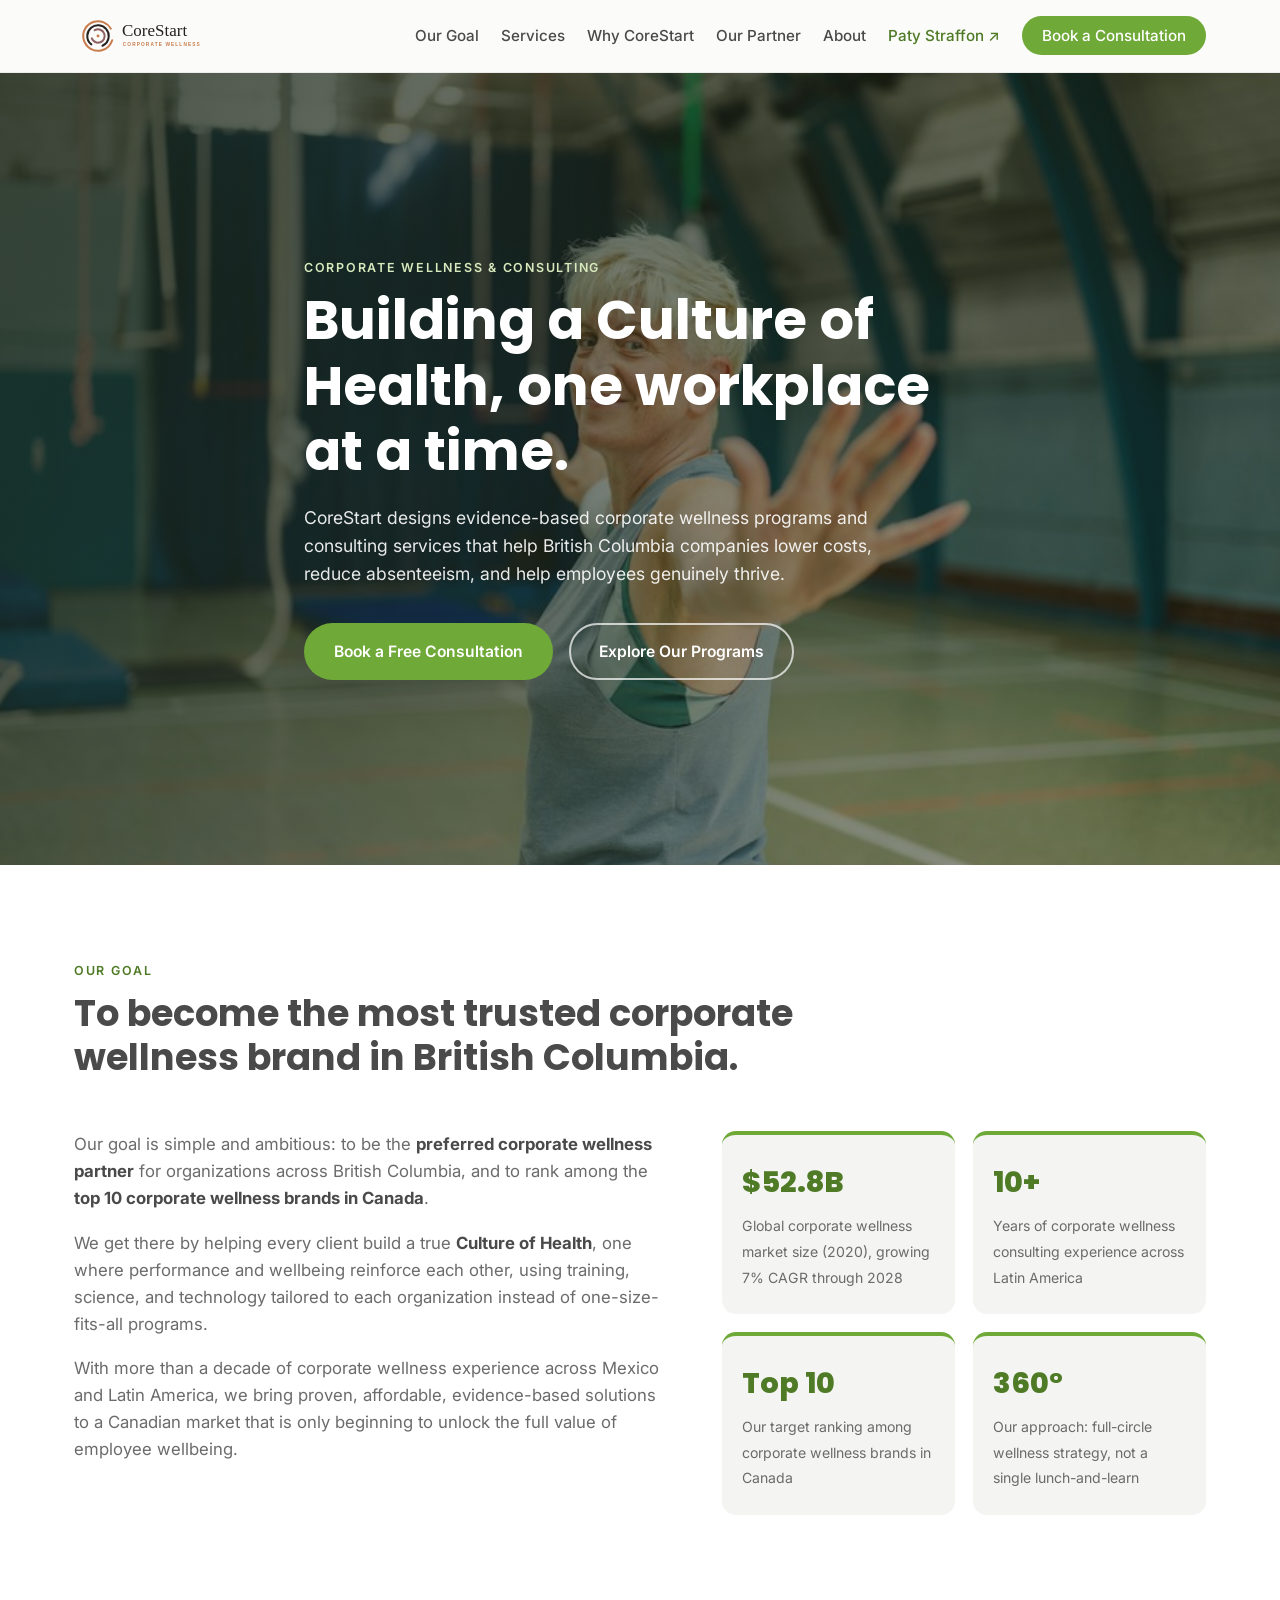
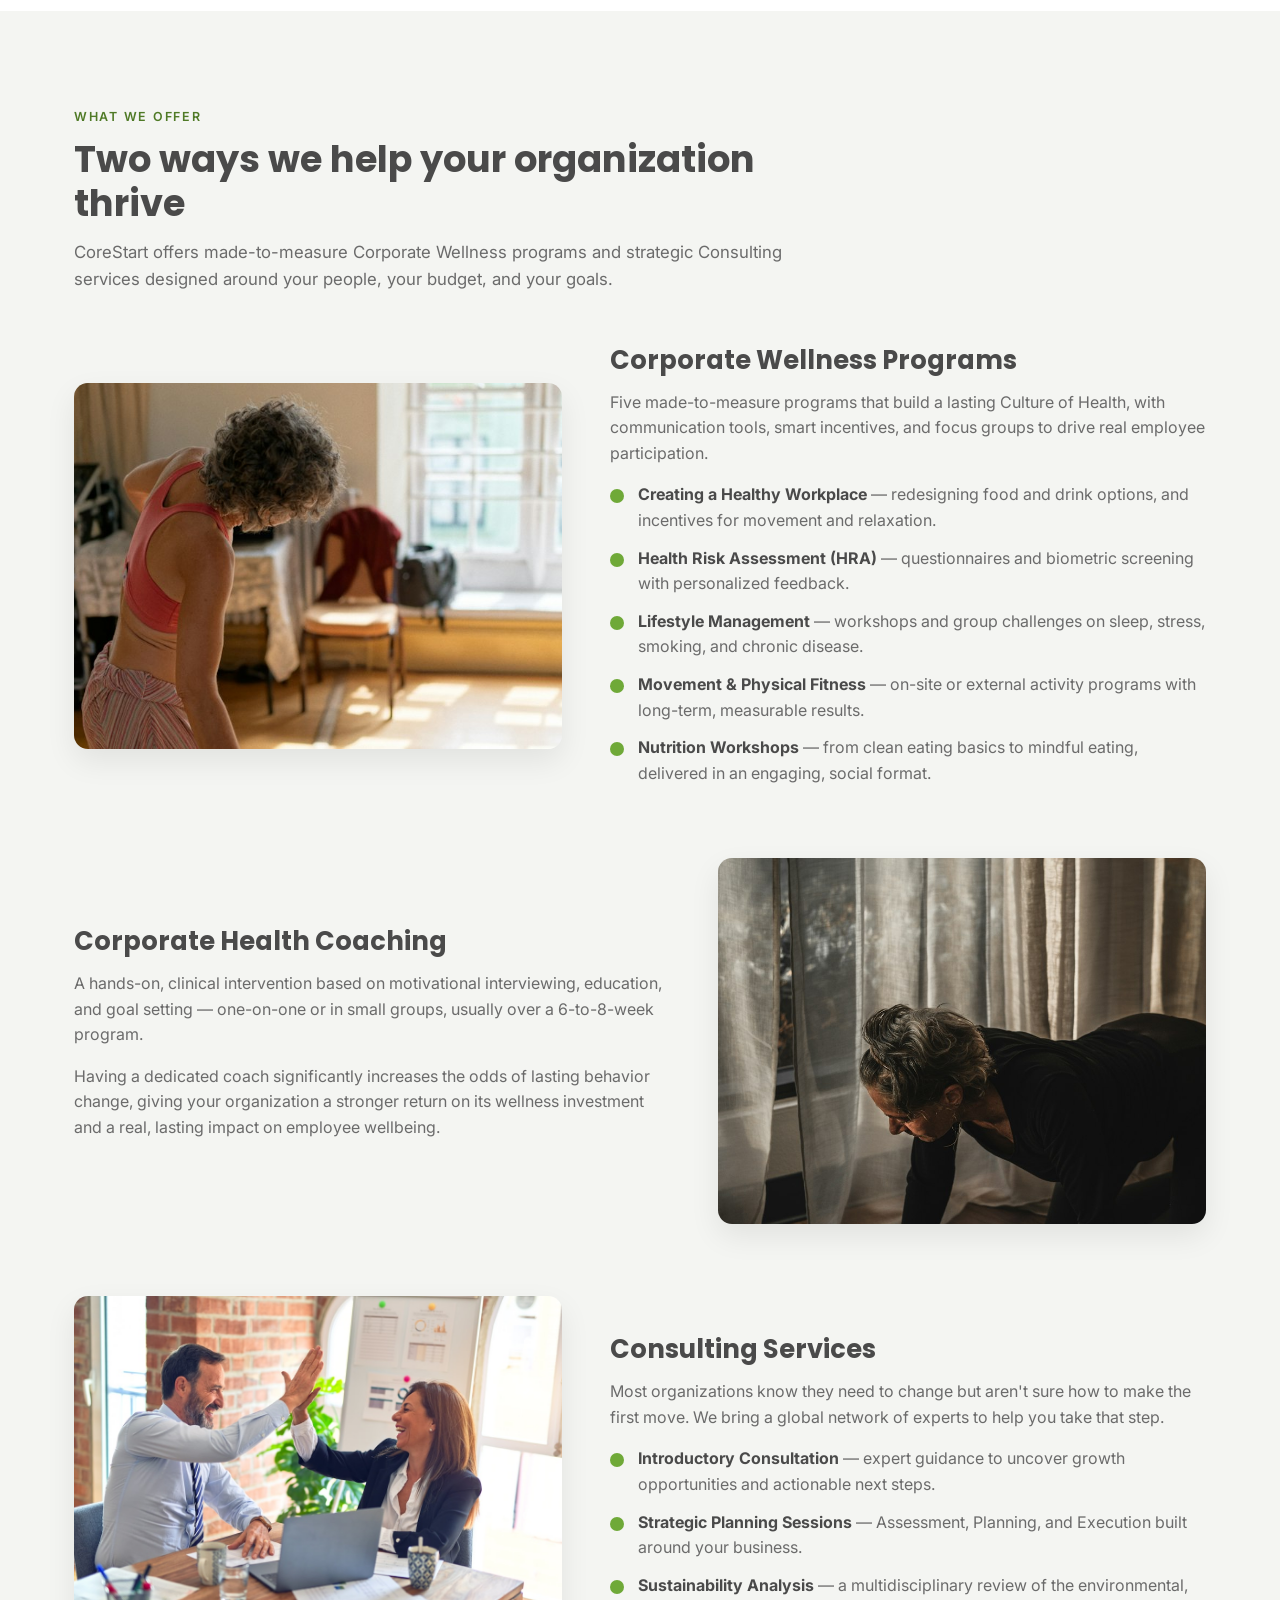
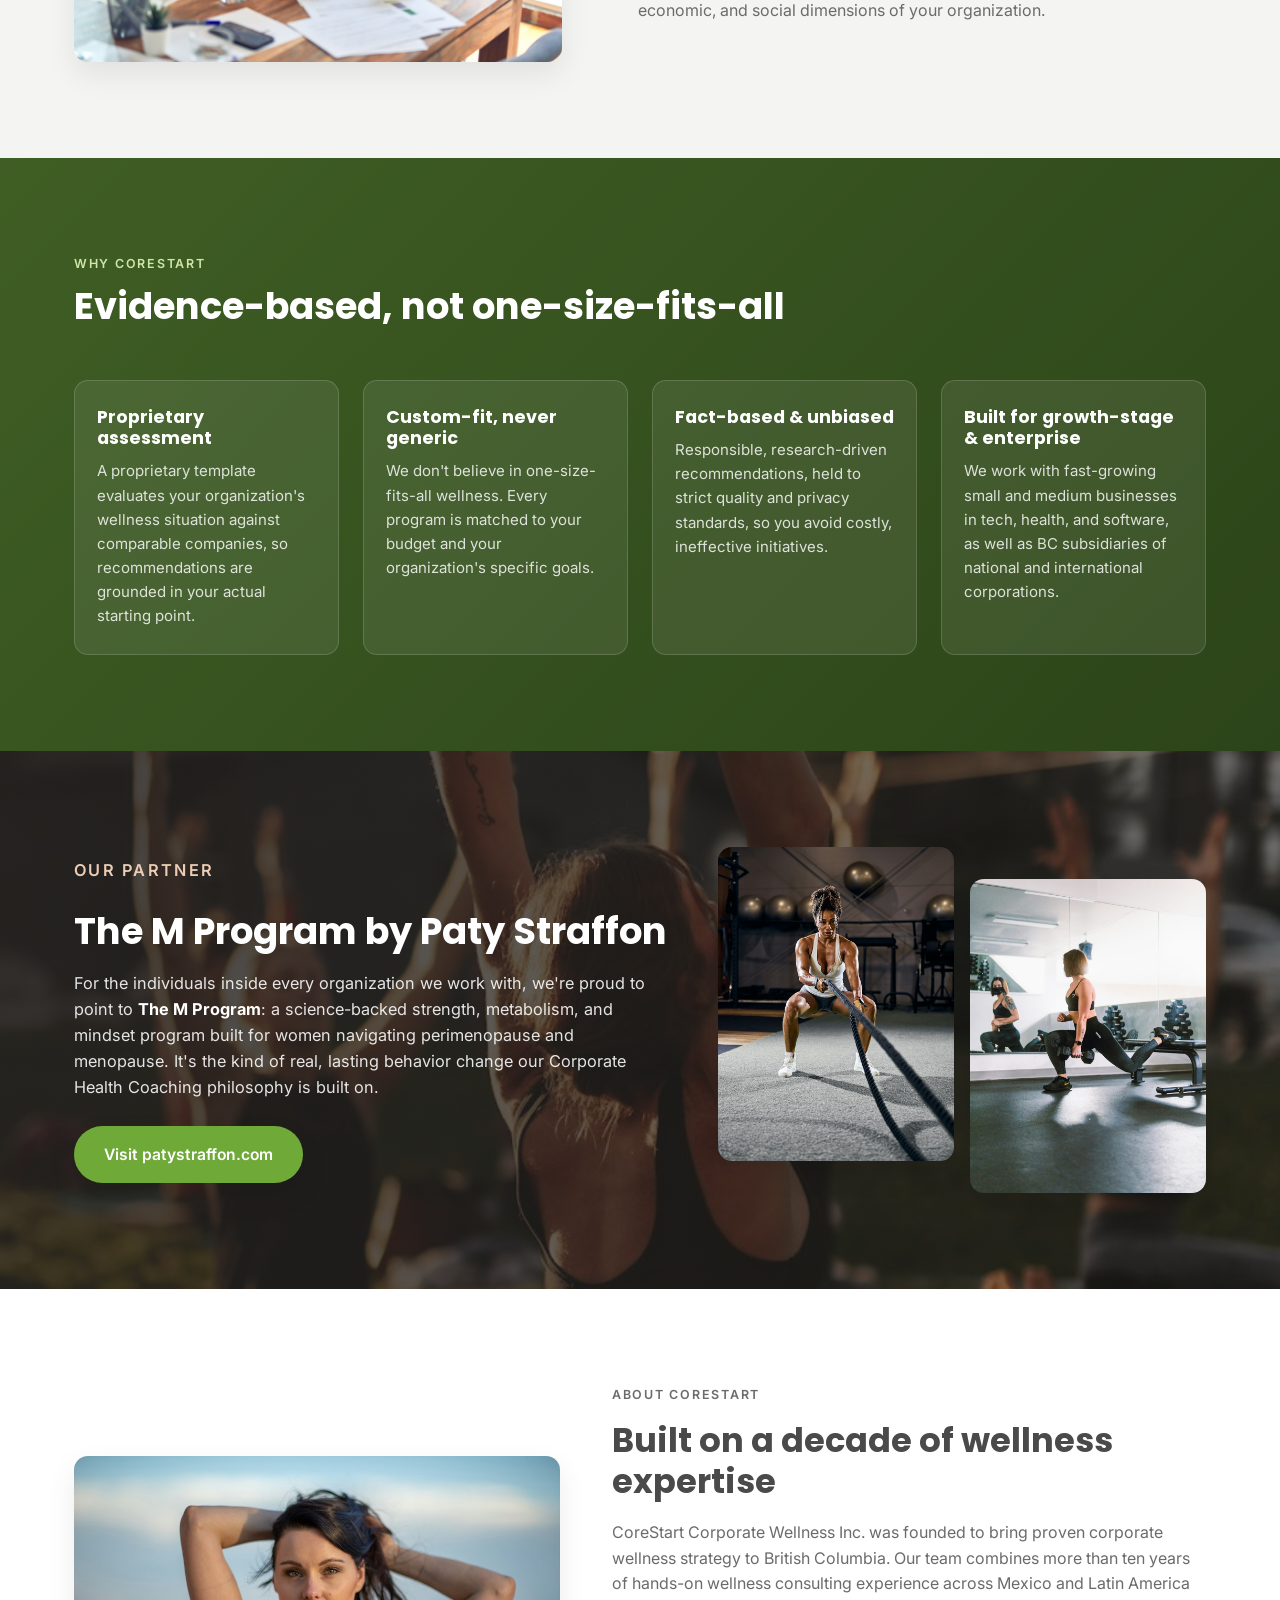
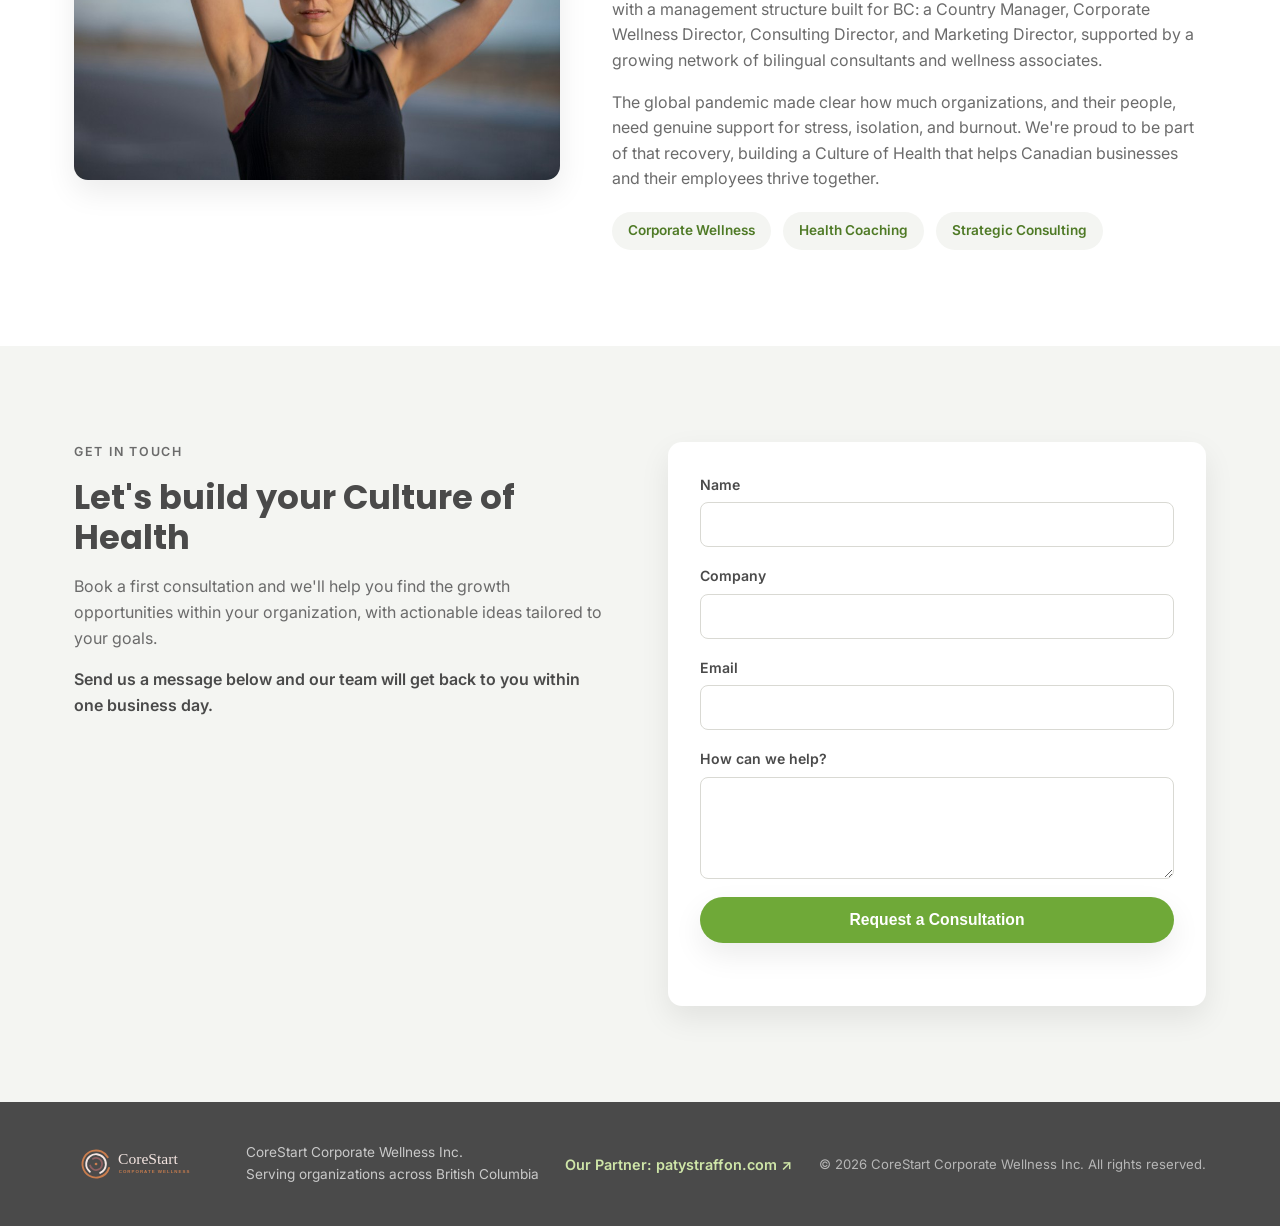
<file: projects/corestart-website/index.html>
<!DOCTYPE html>
<html lang="en">
<head>
<meta charset="UTF-8">
<meta name="viewport" content="width=device-width, initial-scale=1.0">
<title>CoreStart Corporate Wellness | Building a Culture of Health</title>
<meta name="description" content="CoreStart Corporate Wellness helps British Columbia companies build a lasting Culture of Health through tailored wellness programs, health coaching, and strategic consulting.">
<meta name="robots" content="index, follow">
<link rel="canonical" href="https://core-start.com/">

<!-- Open Graph -->
<meta property="og:type" content="website">
<meta property="og:site_name" content="CoreStart Corporate Wellness">
<meta property="og:title" content="CoreStart Corporate Wellness | Building a Culture of Health">
<meta property="og:description" content="CoreStart Corporate Wellness helps British Columbia companies build a lasting Culture of Health through tailored wellness programs, health coaching, and strategic consulting.">
<meta property="og:url" content="https://core-start.com/">
<meta property="og:image" content="https://core-start.com/images/og-image.jpg">
<meta property="og:image:width" content="1200">
<meta property="og:image:height" content="630">
<meta property="og:locale" content="en_CA">

<!-- Twitter Card -->
<meta name="twitter:card" content="summary_large_image">
<meta name="twitter:title" content="CoreStart Corporate Wellness | Building a Culture of Health">
<meta name="twitter:description" content="CoreStart Corporate Wellness helps British Columbia companies build a lasting Culture of Health through tailored wellness programs, health coaching, and strategic consulting.">
<meta name="twitter:image" content="https://core-start.com/images/og-image.jpg">

<meta name="theme-color" content="#6fa938">
<link rel="icon" type="image/svg+xml" href="images/logo-icon.svg">
<link rel="preconnect" href="https://fonts.googleapis.com">
<link rel="preconnect" href="https://fonts.gstatic.com" crossorigin>
<link href="https://fonts.googleapis.com/css2?family=Playfair+Display:wght@600;700&family=Poppins:wght@400;500;600;700;800&family=Inter:wght@400;500;600&display=swap" rel="stylesheet">
<link rel="stylesheet" href="style.css">
<script type="application/ld+json">
{
  "@context": "https://schema.org",
  "@type": "ProfessionalService",
  "name": "CoreStart Corporate Wellness Inc.",
  "description": "CoreStart Corporate Wellness designs evidence-based corporate wellness programs, health coaching, and strategic consulting for organizations across British Columbia.",
  "url": "https://core-start.com/",
  "image": "https://core-start.com/images/og-image.jpg",
  "logo": "https://core-start.com/images/logo-icon.svg",
  "areaServed": {
    "@type": "State",
    "name": "British Columbia"
  },
  "address": {
    "@type": "PostalAddress",
    "addressRegion": "BC",
    "addressCountry": "CA"
  }
}
</script>
</head>
<body>

<header class="site-header" id="top">
  <div class="container header-inner">
    <a href="#top" class="brand">
      <img src="images/logo-horizontal.svg" alt="CoreStart Corporate Wellness logo">
    </a>
    <nav class="main-nav">
      <button class="nav-toggle" id="navToggle" aria-label="Toggle menu" aria-expanded="false">
        <span></span><span></span><span></span>
      </button>
      <ul id="navMenu">
        <li><a href="#goal">Our Goal</a></li>
        <li><a href="#services">Services</a></li>
        <li><a href="#why">Why CoreStart</a></li>
        <li><a href="#partner">Our Partner</a></li>
        <li><a href="#about">About</a></li>
        <li><a href="https://www.patystraffon.com" target="_blank" rel="noopener" class="nav-link-external">Paty Straffon ↗</a></li>
        <li><a href="#contact" class="nav-cta">Book a Consultation</a></li>
      </ul>
    </nav>
  </div>
</header>

<main>

  <!-- HERO -->
  <section class="hero">
    <img src="images/hero-fit.jpg" alt="Woman in her 50s smiling during a strength training session" class="hero-bg">
    <div class="hero-overlay"></div>
    <div class="container hero-content">
      <p class="eyebrow">Corporate Wellness &amp; Consulting</p>
      <h1>Building a Culture of Health, one workplace at a time.</h1>
      <p class="hero-sub">CoreStart designs evidence-based corporate wellness programs and consulting services that help British Columbia companies lower costs, reduce absenteeism, and help employees genuinely thrive.</p>
      <div class="hero-actions">
        <a href="#contact" class="btn btn-primary">Book a Free Consultation</a>
        <a href="#services" class="btn btn-ghost">Explore Our Programs</a>
      </div>
    </div>
  </section>

  <!-- GOAL / MISSION -->
  <section id="goal" class="goal">
    <div class="container">
      <div class="section-head">
        <p class="eyebrow">Our Goal</p>
        <h2>To become the most trusted corporate wellness brand in British Columbia.</h2>
      </div>
      <div class="goal-grid">
        <div class="goal-text">
          <p>Our goal is simple and ambitious: to be the <strong>preferred corporate wellness partner</strong> for organizations across British Columbia, and to rank among the <strong>top 10 corporate wellness brands in Canada</strong>.</p>
          <p>We get there by helping every client build a true <strong>Culture of Health</strong>, one where performance and wellbeing reinforce each other, using training, science, and technology tailored to each organization instead of one-size-fits-all programs.</p>
          <p>With more than a decade of corporate wellness experience across Mexico and Latin America, we bring proven, affordable, evidence-based solutions to a Canadian market that is only beginning to unlock the full value of employee wellbeing.</p>
        </div>
        <div class="goal-stats">
          <div class="stat-card">
            <span class="stat-number">$52.8B</span>
            <span class="stat-label">Global corporate wellness market size (2020), growing 7% CAGR through 2028</span>
          </div>
          <div class="stat-card">
            <span class="stat-number">10+</span>
            <span class="stat-label">Years of corporate wellness consulting experience across Latin America</span>
          </div>
          <div class="stat-card">
            <span class="stat-number">Top 10</span>
            <span class="stat-label">Our target ranking among corporate wellness brands in Canada</span>
          </div>
          <div class="stat-card">
            <span class="stat-number">360°</span>
            <span class="stat-label">Our approach: full-circle wellness strategy, not a single lunch-and-learn</span>
          </div>
        </div>
      </div>
    </div>
  </section>

  <!-- SERVICES -->
  <section id="services" class="services">
    <div class="container">
      <div class="section-head">
        <p class="eyebrow">What We Offer</p>
        <h2>Two ways we help your organization thrive</h2>
        <p class="section-sub">CoreStart offers made-to-measure Corporate Wellness programs and strategic Consulting services designed around your people, your budget, and your goals.</p>
      </div>

      <div class="service-block">
        <div class="service-media">
          <img src="images/wellness-stretch.jpg" alt="Woman in her 50s stretching in warm morning light">
        </div>
        <div class="service-copy">
          <h3>Corporate Wellness Programs</h3>
          <p>Five made-to-measure programs that build a lasting Culture of Health, with communication tools, smart incentives, and focus groups to drive real employee participation.</p>
          <ul class="check-list">
            <li><strong>Creating a Healthy Workplace</strong> — redesigning food and drink options, and incentives for movement and relaxation.</li>
            <li><strong>Health Risk Assessment (HRA)</strong> — questionnaires and biometric screening with personalized feedback.</li>
            <li><strong>Lifestyle Management</strong> — workshops and group challenges on sleep, stress, smoking, and chronic disease.</li>
            <li><strong>Movement &amp; Physical Fitness</strong> — on-site or external activity programs with long-term, measurable results.</li>
            <li><strong>Nutrition Workshops</strong> — from clean eating basics to mindful eating, delivered in an engaging, social format.</li>
          </ul>
        </div>
      </div>

      <div class="service-block reverse">
        <div class="service-media">
          <img src="images/coaching-strength.jpg" alt="Woman in her 40s building strength during a coached session">
        </div>
        <div class="service-copy">
          <h3>Corporate Health Coaching</h3>
          <p>A hands-on, clinical intervention based on motivational interviewing, education, and goal setting — one-on-one or in small groups, usually over a 6-to-8-week program.</p>
          <p>Having a dedicated coach significantly increases the odds of lasting behavior change, giving your organization a stronger return on its wellness investment and a real, lasting impact on employee wellbeing.</p>
        </div>
      </div>

      <div class="service-block">
        <div class="service-media">
          <img src="images/team-meeting.jpg" alt="Business consulting meeting" >
        </div>
        <div class="service-copy">
          <h3>Consulting Services</h3>
          <p>Most organizations know they need to change but aren't sure how to make the first move. We bring a global network of experts to help you take that step.</p>
          <ul class="check-list">
            <li><strong>Introductory Consultation</strong> — expert guidance to uncover growth opportunities and actionable next steps.</li>
            <li><strong>Strategic Planning Sessions</strong> — Assessment, Planning, and Execution built around your business.</li>
            <li><strong>Sustainability Analysis</strong> — a multidisciplinary review of the environmental, economic, and social dimensions of your organization.</li>
          </ul>
        </div>
      </div>
    </div>
  </section>

  <!-- WHY CORESTART -->
  <section id="why" class="why">
    <div class="container">
      <div class="section-head light">
        <p class="eyebrow">Why CoreStart</p>
        <h2>Evidence-based, not one-size-fits-all</h2>
      </div>
      <div class="why-grid">
        <div class="why-card">
          <h4>Proprietary assessment</h4>
          <p>A proprietary template evaluates your organization's wellness situation against comparable companies, so recommendations are grounded in your actual starting point.</p>
        </div>
        <div class="why-card">
          <h4>Custom-fit, never generic</h4>
          <p>We don't believe in one-size-fits-all wellness. Every program is matched to your budget and your organization's specific goals.</p>
        </div>
        <div class="why-card">
          <h4>Fact-based &amp; unbiased</h4>
          <p>Responsible, research-driven recommendations, held to strict quality and privacy standards, so you avoid costly, ineffective initiatives.</p>
        </div>
        <div class="why-card">
          <h4>Built for growth-stage &amp; enterprise</h4>
          <p>We work with fast-growing small and medium businesses in tech, health, and software, as well as BC subsidiaries of national and international corporations.</p>
        </div>
      </div>
    </div>
  </section>

  <!-- PARTNER: PATY STRAFFON -->
  <section id="partner" class="partner">
    <img src="images/partner-banner.jpg" alt="Women practicing outdoor movement at golden hour" class="partner-bg">
    <div class="partner-overlay"></div>
    <div class="container partner-content">
      <div class="partner-copy">
        <p class="eyebrow">Our Partner</p>
        <h2>The M Program by Paty Straffon</h2>
        <p>For the individuals inside every organization we work with, we're proud to point to <strong>The M Program</strong>: a science-backed strength, metabolism, and mindset program built for women navigating perimenopause and menopause. It's the kind of real, lasting behavior change our Corporate Health Coaching philosophy is built on.</p>
        <a href="https://www.patystraffon.com" target="_blank" rel="noopener" class="btn btn-primary">Visit patystraffon.com</a>
      </div>
      <div class="partner-photos">
        <img src="images/partner-run.jpg" alt="Woman in her 40s doing battle rope training">
        <img src="images/partner-joy.jpg" alt="Woman in her 40s doing a weighted lunge">
      </div>
    </div>
  </section>

  <!-- ABOUT -->
  <section id="about" class="about">
    <div class="container about-grid">
      <div class="about-media">
        <img src="images/about-portrait.jpg" alt="Confident woman in her 40s after a workout">
      </div>
      <div class="about-copy">
        <p class="eyebrow">About CoreStart</p>
        <h2>Built on a decade of wellness expertise</h2>
        <p>CoreStart Corporate Wellness Inc. was founded to bring proven corporate wellness strategy to British Columbia. Our team combines more than ten years of hands-on wellness consulting experience across Mexico and Latin America with a management structure built for BC: a Country Manager, Corporate Wellness Director, Consulting Director, and Marketing Director, supported by a growing network of bilingual consultants and wellness associates.</p>
        <p>The global pandemic made clear how much organizations, and their people, need genuine support for stress, isolation, and burnout. We're proud to be part of that recovery, building a Culture of Health that helps Canadian businesses and their employees thrive together.</p>
        <div class="about-badges">
          <span>Corporate Wellness</span>
          <span>Health Coaching</span>
          <span>Strategic Consulting</span>
        </div>
      </div>
    </div>
  </section>

  <!-- CONTACT -->
  <section id="contact" class="contact">
    <div class="container contact-grid">
      <div class="contact-copy">
        <p class="eyebrow">Get In Touch</p>
        <h2>Let's build your Culture of Health</h2>
        <p>Book a first consultation and we'll help you find the growth opportunities within your organization, with actionable ideas tailored to your goals.</p>
        <p class="contact-note">Send us a message below and our team will get back to you within one business day.</p>
      </div>
      <form class="contact-form" id="contactForm">
        <input type="hidden" name="_subject" value="New CoreStart consultation request">
        <input type="text" name="_honey" class="honeypot" tabindex="-1" autocomplete="off">
        <div class="form-row">
          <label for="name">Name</label>
          <input type="text" id="name" name="name" required>
        </div>
        <div class="form-row">
          <label for="company">Company</label>
          <input type="text" id="company" name="company">
        </div>
        <div class="form-row">
          <label for="email">Email</label>
          <input type="email" id="email" name="email" required>
        </div>
        <div class="form-row">
          <label for="message">How can we help?</label>
          <textarea id="message" name="message" rows="4" required></textarea>
        </div>
        <button type="submit" class="btn btn-primary btn-block">Request a Consultation</button>
        <p class="form-note" id="formNote"></p>
      </form>
    </div>
  </section>

</main>

<footer class="site-footer">
  <div class="container footer-inner">
    <div class="footer-brand">
      <img src="images/logo-horizontal-dark.svg" alt="CoreStart Corporate Wellness logo">
      <p>CoreStart Corporate Wellness Inc.<br>Serving organizations across British Columbia</p>
    </div>
    <a href="https://www.patystraffon.com" target="_blank" rel="noopener" class="footer-partner-link">Our Partner: patystraffon.com ↗</a>
    <p class="footer-copy">&copy; <span id="year"></span> CoreStart Corporate Wellness Inc. All rights reserved.</p>
  </div>
</footer>

<script src="script.js"></script>
</body>
</html>
</file>
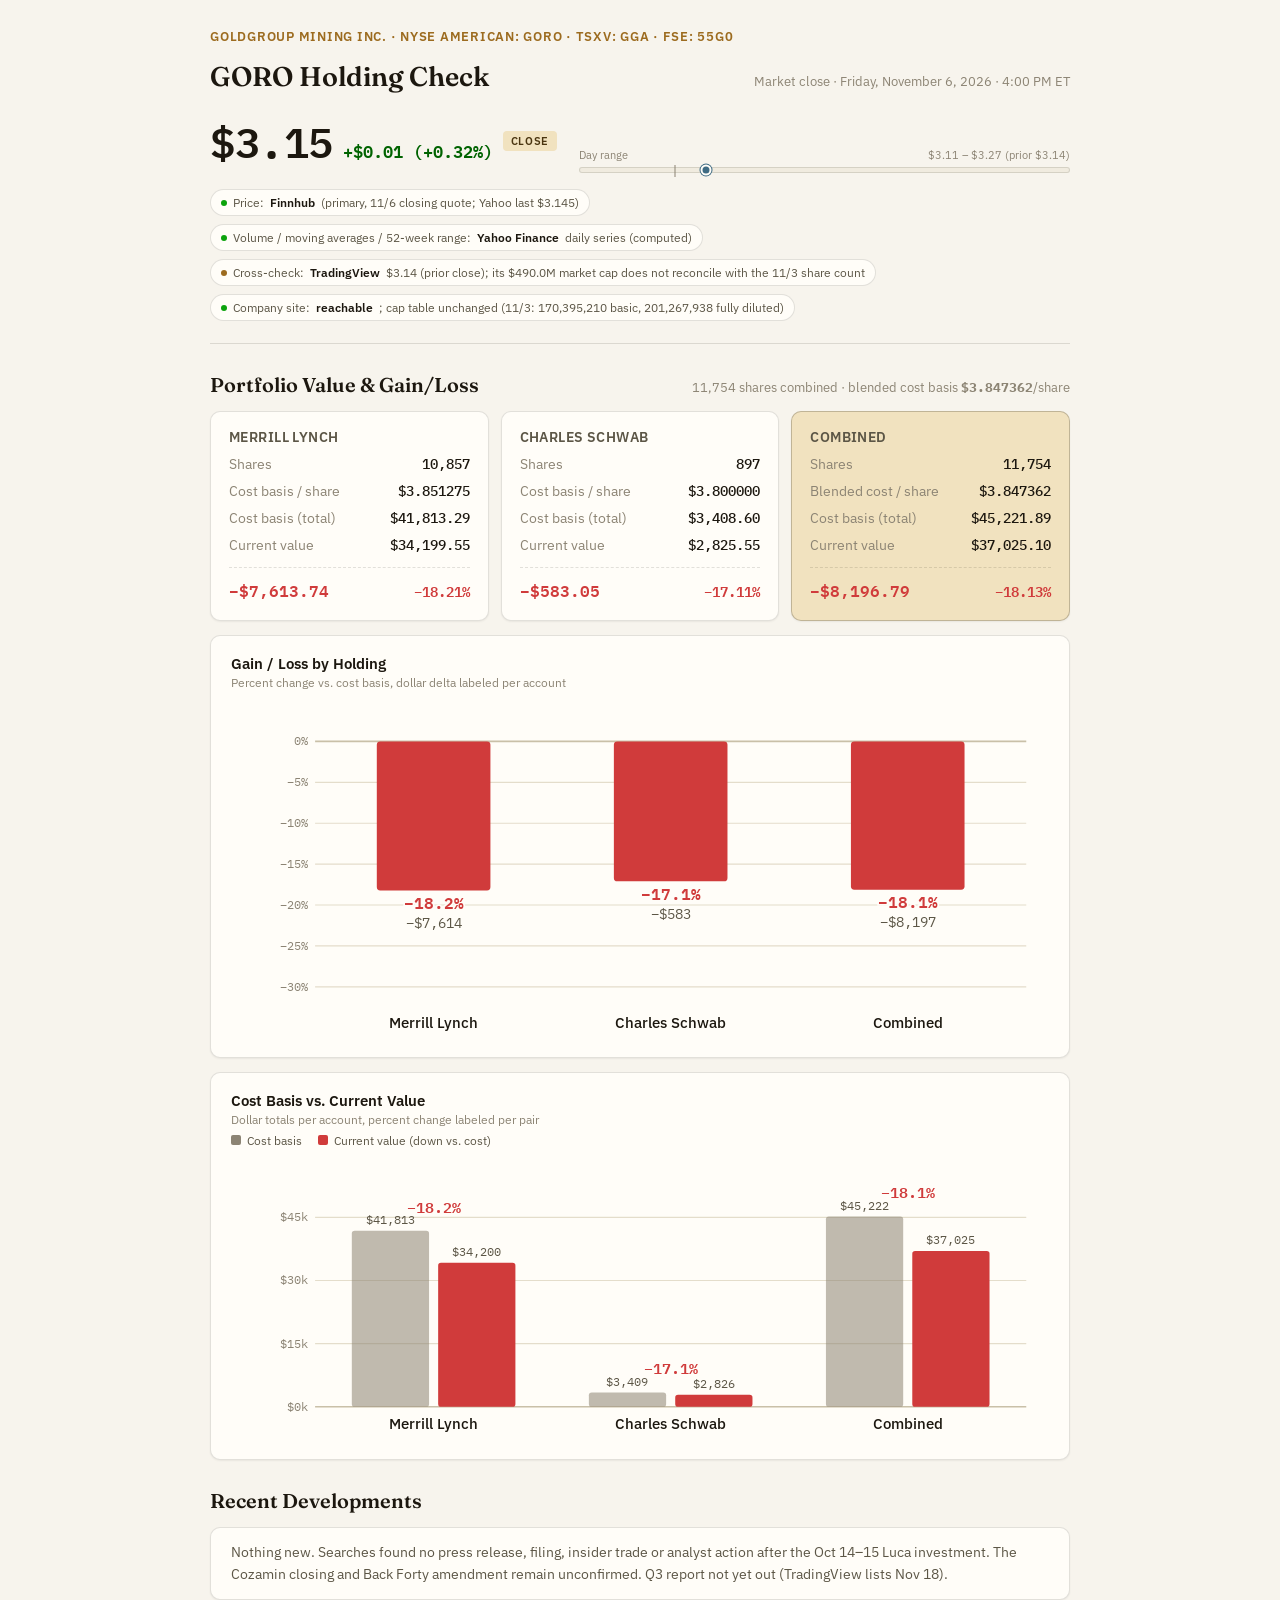
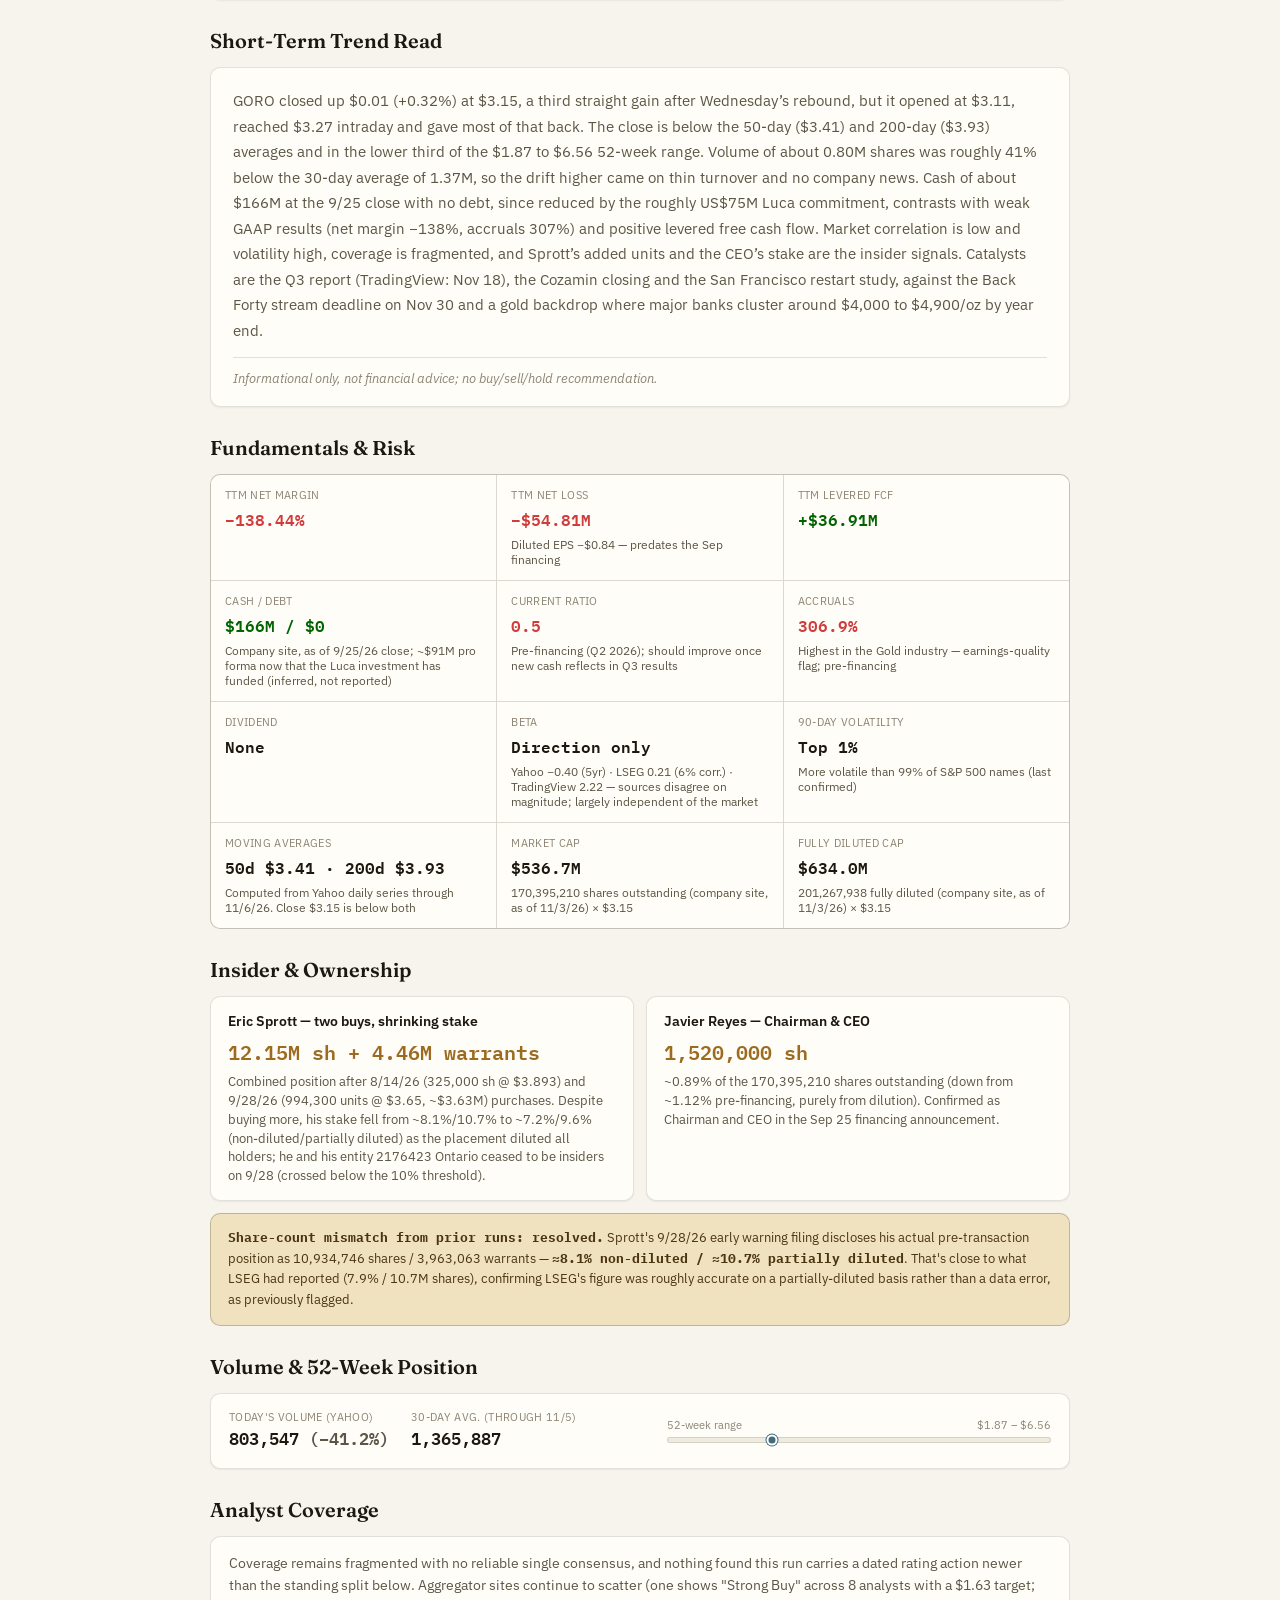
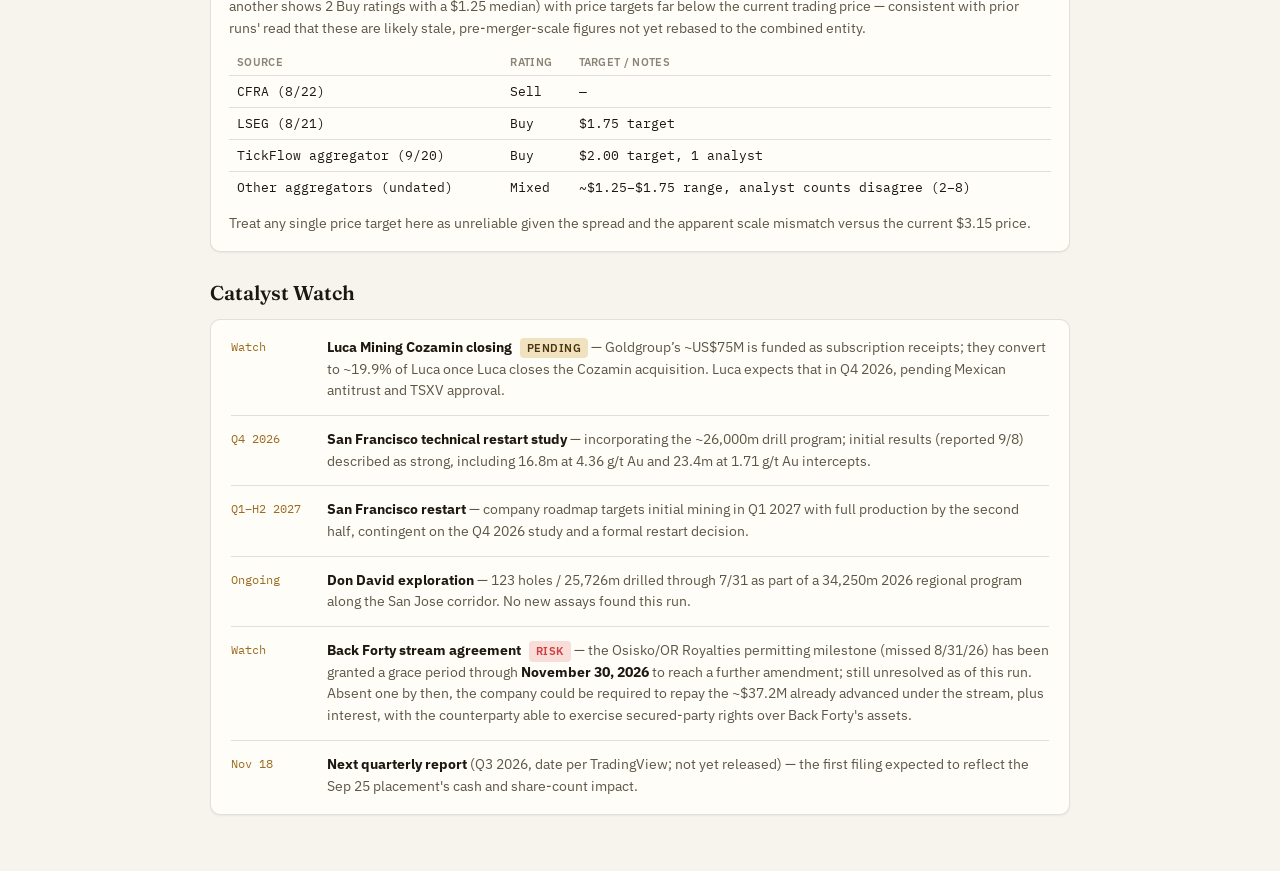
<file: artifacts/goro-holding-check.html>
<!doctype html>
<title>GORO Holding Check</title>
<style>
  @import url('https://fonts.googleapis.com/css2?family=Fraunces:opsz,wght@9..144,500;9..144,600;9..144,700&family=IBM+Plex+Sans:wght@400;500;600;700&family=IBM+Plex+Mono:wght@400;500;600&display=swap');

  :root {
    color-scheme: light;
    --bg: #f7f4ed;
    --surface: #fffdf8;
    --surface-2: #f0ebdf;
    --border: rgba(20,16,6,0.12);
    --border-strong: rgba(20,16,6,0.22);
    --text-primary: #1c170f;
    --text-secondary: #5c5646;
    --text-muted: #8c8474;
    --accent: #9c6b1f;
    --accent-strong: #7a5218;
    --accent-soft: #f1e2bf;
    --accent-ink: #4a3510;
    --neutral-accent: #3f6b83;
    --neutral-accent-soft: #dfeaef;
    --good: #0ca30c;
    --good-text: #006300;
    --critical: #d03b3b;
    --grid: #e4ddcb;
    --baseline: #c9c0a8;
    --shadow: 0 1px 2px rgba(20,16,6,0.06);
  }
  @media (prefers-color-scheme: dark) {
    :root:not([data-theme="light"]) {
      color-scheme: dark;
      --bg: #14110b;
      --surface: #1d1911;
      --surface-2: #251f15;
      --border: rgba(255,250,240,0.12);
      --border-strong: rgba(255,250,240,0.22);
      --text-primary: #f6f2e8;
      --text-secondary: #c9c0ac;
      --text-muted: #948a72;
      --accent: #d9a748;
      --accent-strong: #e8bd6c;
      --accent-soft: #3a2c12;
      --accent-ink: #f3d896;
      --neutral-accent: #7fa9c2;
      --neutral-accent-soft: #21323c;
      --good: #0ca30c;
      --good-text: #23c123;
      --critical: #d03b3b;
      --grid: #2e2818;
      --baseline: #463a20;
      --shadow: 0 1px 2px rgba(0,0,0,0.3);
    }
  }
  :root[data-theme="dark"] {
    color-scheme: dark;
    --bg: #14110b;
    --surface: #1d1911;
    --surface-2: #251f15;
    --border: rgba(255,250,240,0.12);
    --border-strong: rgba(255,250,240,0.22);
    --text-primary: #f6f2e8;
    --text-secondary: #c9c0ac;
    --text-muted: #948a72;
    --accent: #d9a748;
    --accent-strong: #e8bd6c;
    --accent-soft: #3a2c12;
    --accent-ink: #f3d896;
    --neutral-accent: #7fa9c2;
    --neutral-accent-soft: #21323c;
    --good: #0ca30c;
    --good-text: #23c123;
    --critical: #d03b3b;
    --grid: #2e2818;
    --baseline: #463a20;
    --shadow: 0 1px 2px rgba(0,0,0,0.3);
  }

  * { box-sizing: border-box; }
  body {
    margin: 0;
    background: var(--bg);
    color: var(--text-primary);
    font-family: 'IBM Plex Sans', system-ui, -apple-system, "Segoe UI", sans-serif;
    -webkit-font-smoothing: antialiased;
  }
  .wrap {
    max-width: 900px;
    margin: 0 auto;
    padding: 28px 20px 56px;
    display: flex;
    flex-direction: column;
    gap: 28px;
  }
  h1, h2, h3 {
    font-family: 'Fraunces', Georgia, serif;
    font-weight: 600;
    text-wrap: balance;
    margin: 0;
  }
  .mono { font-family: 'IBM Plex Mono', ui-monospace, monospace; }
  .tabular { font-variant-numeric: tabular-nums; }

  /* ---------- Header ---------- */
  .masthead {
    display: flex;
    flex-direction: column;
    gap: 16px;
    padding-bottom: 22px;
    border-bottom: 1px solid var(--border);
  }
  .eyebrow {
    font-size: 12.5px;
    letter-spacing: 0.06em;
    text-transform: uppercase;
    color: var(--accent);
    font-weight: 600;
  }
  .title-row {
    display: flex;
    justify-content: space-between;
    align-items: baseline;
    gap: 16px;
    flex-wrap: wrap;
  }
  .title-row h1 { font-size: 27px; }
  .timestamp { font-size: 13px; color: var(--text-muted); }
  .price-row {
    display: flex;
    align-items: flex-end;
    gap: 22px;
    flex-wrap: wrap;
  }
  .price-block { display: flex; align-items: baseline; gap: 10px; }
  .price-value { font-size: 42px; font-weight: 600; font-family: 'IBM Plex Mono', monospace; letter-spacing: -0.01em; }
  .price-delta { font-size: 17px; font-weight: 600; font-family: 'IBM Plex Mono', monospace; }
  .price-delta.down { color: var(--critical); }
  .price-delta.up { color: var(--good-text); }
  .close-badge {
    font-size: 11px;
    text-transform: uppercase;
    letter-spacing: 0.05em;
    background: var(--accent-soft);
    color: var(--accent-ink);
    padding: 3px 8px;
    border-radius: 4px;
    font-weight: 600;
    align-self: center;
  }
  .range-viz { display: flex; flex-direction: column; gap: 5px; min-width: 220px; flex: 1; }
  .range-viz .range-label { font-size: 11px; color: var(--text-muted); display: flex; justify-content: space-between; }
  .range-track {
    position: relative;
    height: 6px;
    background: var(--surface-2);
    border: 1px solid var(--border);
    border-radius: 3px;
  }
  .range-dot {
    position: absolute;
    top: 50%;
    width: 11px; height: 11px;
    border-radius: 50%;
    background: var(--neutral-accent);
    border: 2px solid var(--surface);
    box-shadow: 0 0 0 1px var(--neutral-accent);
    transform: translate(-50%, -50%);
  }
  .range-tick {
    position: absolute;
    top: -3px;
    width: 2px; height: 12px;
    background: var(--text-muted);
    opacity: 0.5;
    transform: translateX(-50%);
  }
  .badges { display: flex; flex-wrap: wrap; gap: 8px; }
  .badge {
    font-size: 11.5px;
    color: var(--text-secondary);
    background: var(--surface);
    border: 1px solid var(--border);
    padding: 5px 10px;
    border-radius: 999px;
    display: flex; align-items: center; gap: 6px;
  }
  .badge strong { color: var(--text-primary); font-weight: 600; }
  .badge .dot { width: 6px; height: 6px; border-radius: 50%; background: var(--good); flex-shrink: 0; }
  .badge .dot.warn { background: var(--accent); }

  /* ---------- Sections ---------- */
  section { display: flex; flex-direction: column; gap: 14px; }
  .section-head { display: flex; align-items: baseline; justify-content: space-between; gap: 12px; flex-wrap: wrap; }
  .section-head h2 { font-size: 20px; }
  .section-note { font-size: 12.5px; color: var(--text-muted); }

  .card {
    background: var(--surface);
    border: 1px solid var(--border);
    border-radius: 10px;
    box-shadow: var(--shadow);
  }

  /* ---------- Portfolio stat cards ---------- */
  .stat-grid {
    display: grid;
    grid-template-columns: repeat(3, 1fr);
    gap: 12px;
  }
  @media (max-width: 640px) { .stat-grid { grid-template-columns: 1fr; } }
  .stat-card {
    padding: 16px 18px;
    display: flex;
    flex-direction: column;
    gap: 9px;
  }
  .stat-card.combined { background: var(--accent-soft); border-color: var(--border-strong); }
  .stat-card h3 { font-size: 14px; font-weight: 600; font-family: 'IBM Plex Sans', sans-serif; color: var(--text-secondary); text-transform: uppercase; letter-spacing: 0.03em; }
  .stat-line { display: flex; justify-content: space-between; font-size: 13.5px; }
  .stat-line .k { color: var(--text-muted); }
  .stat-line .v { font-family: 'IBM Plex Mono', monospace; font-weight: 500; }
  .stat-card .delta-row { margin-top: 4px; padding-top: 9px; border-top: 1px dashed var(--border); display: flex; justify-content: space-between; align-items: baseline; }
  .stat-card .delta-dollar { font-family: 'IBM Plex Mono', monospace; font-weight: 600; font-size: 16px; }
  .stat-card .delta-pct { font-family: 'IBM Plex Mono', monospace; font-weight: 600; font-size: 14px; }
  .neg { color: var(--critical); }
  .pos { color: var(--good-text); }

  .blended-note {
    font-size: 13px;
    color: var(--text-secondary);
    padding: 10px 14px;
    background: var(--surface-2);
    border-radius: 8px;
    border: 1px solid var(--border);
  }
  .blended-note strong { color: var(--text-primary); font-family: 'IBM Plex Mono', monospace; }

  /* ---------- Charts ---------- */
  .chart-card { padding: 18px 20px 14px; }
  .chart-card h3 { font-size: 14.5px; font-weight: 600; margin-bottom: 2px; font-family: 'IBM Plex Sans', sans-serif; }
  .chart-sub { font-size: 12px; color: var(--text-muted); margin-bottom: 6px; }
  svg.chart { width: 100%; height: auto; display: block; }
  .legend { display: flex; gap: 16px; font-size: 12px; color: var(--text-secondary); margin-top: 6px; flex-wrap: wrap; }
  .legend span { display: inline-flex; align-items: center; gap: 6px; }
  .legend i { width: 10px; height: 10px; border-radius: 2px; display: inline-block; }

  /* ---------- News / lists ---------- */
  .news-list, .catalyst-list { display: flex; flex-direction: column; gap: 0; }
  .news-item, .catalyst-item {
    display: flex;
    gap: 14px;
    padding: 13px 0;
    border-bottom: 1px solid var(--border);
  }
  .news-item:last-child, .catalyst-item:last-child { border-bottom: none; }
  .news-date, .cat-date {
    font-family: 'IBM Plex Mono', monospace;
    font-size: 11.5px;
    color: var(--accent);
    white-space: nowrap;
    padding-top: 2px;
    min-width: 82px;
  }
  .news-body, .cat-body { font-size: 14px; color: var(--text-secondary); line-height: 1.55; }
  .news-body strong, .cat-body strong { color: var(--text-primary); }
  .cat-status {
    display: inline-block;
    font-size: 10.5px;
    text-transform: uppercase;
    letter-spacing: 0.04em;
    font-weight: 600;
    padding: 2px 7px;
    border-radius: 4px;
    margin-left: 8px;
    vertical-align: middle;
  }
  .cat-status.pending { background: var(--accent-soft); color: var(--accent-ink); }
  .cat-status.resolved { background: var(--neutral-accent-soft); color: var(--neutral-accent); }
  .cat-status.risk { background: color-mix(in srgb, var(--critical) 16%, transparent); color: var(--critical); }

  /* ---------- Trend ---------- */
  .trend-card { padding: 20px 22px; }
  .trend-card p { font-size: 15px; line-height: 1.7; color: var(--text-secondary); margin: 0 0 14px; }
  .disclaimer {
    font-size: 12.5px;
    color: var(--text-muted);
    border-top: 1px solid var(--border);
    padding-top: 12px;
    font-style: italic;
  }

  /* ---------- Fundamentals grid ---------- */
  .fund-grid {
    display: grid;
    grid-template-columns: repeat(3, 1fr);
    gap: 1px;
    background: var(--border);
    border: 1px solid var(--border);
    border-radius: 10px;
    overflow: hidden;
  }
  @media (max-width: 640px) { .fund-grid { grid-template-columns: repeat(2, 1fr); } }
  .fund-cell {
    background: var(--surface);
    padding: 13px 14px;
    display: flex;
    flex-direction: column;
    gap: 4px;
  }
  .fund-cell .k { font-size: 11px; text-transform: uppercase; letter-spacing: 0.03em; color: var(--text-muted); }
  .fund-cell .v { font-family: 'IBM Plex Mono', monospace; font-size: 16px; font-weight: 600; }
  .fund-cell .sub { font-size: 11.5px; color: var(--text-secondary); }

  /* ---------- Insider callout ---------- */
  .insider-grid { display: grid; grid-template-columns: 1fr 1fr; gap: 12px; }
  @media (max-width: 640px) { .insider-grid { grid-template-columns: 1fr; } }
  .insider-card { padding: 15px 17px; }
  .insider-card .who { font-size: 13.5px; font-weight: 600; margin-bottom: 6px; }
  .insider-card .amount { font-family: 'IBM Plex Mono', monospace; font-size: 20px; font-weight: 600; color: var(--accent); }
  .insider-card .detail { font-size: 12.5px; color: var(--text-secondary); margin-top: 4px; line-height: 1.5; }
  .mismatch-box {
    grid-column: 1 / -1;
    padding: 14px 17px;
    background: var(--accent-soft);
    border-radius: 10px;
    border: 1px solid var(--border-strong);
    font-size: 13px;
    color: var(--accent-ink);
    line-height: 1.6;
  }
  .mismatch-box strong { font-family: 'IBM Plex Mono', monospace; }

  /* ---------- Volume callout ---------- */
  .volume-grid { display: grid; grid-template-columns: 1.1fr 1fr; gap: 16px; align-items: center; }
  @media (max-width: 640px) { .volume-grid { grid-template-columns: 1fr; } }
  .volume-card { padding: 16px 18px; }
  .vol-stats { display: flex; gap: 22px; flex-wrap: wrap; }
  .vol-stat .k { font-size: 11px; color: var(--text-muted); text-transform: uppercase; letter-spacing: 0.03em; }
  .vol-stat .v { font-family: 'IBM Plex Mono', monospace; font-size: 17px; font-weight: 600; }

  /* ---------- Analyst ---------- */
  .analyst-card { padding: 16px 18px; }
  .analyst-card p { font-size: 13.5px; color: var(--text-secondary); line-height: 1.6; margin: 0 0 10px; }
  .analyst-card p:last-child { margin-bottom: 0; }
  .analyst-table { width: 100%; border-collapse: collapse; font-size: 13px; margin: 10px 0; }
  .analyst-table th { text-align: left; font-size: 11px; text-transform: uppercase; letter-spacing: 0.03em; color: var(--text-muted); font-weight: 600; padding: 6px 8px; border-bottom: 1px solid var(--border); }
  .analyst-table td { padding: 7px 8px; border-bottom: 1px solid var(--border); font-family: 'IBM Plex Mono', monospace; }
  .analyst-table tr:last-child td { border-bottom: none; }

  footer.credit { font-size: 11px; color: var(--text-muted); text-align: center; padding-top: 8px; }
</style>

<div class="wrap">

  <!-- ============ HEADER (2026-11-06 close, merged onto live 1793913216-cce1) ============ -->
  <header class="masthead">
    <div class="eyebrow">Goldgroup Mining Inc. &middot; NYSE American: GORO &middot; TSXV: GGA &middot; FSE: 55G0</div>
    <div class="title-row">
      <h1>GORO Holding Check</h1>
      <div class="timestamp">Market close &middot; Friday, November 6, 2026 &middot; 4:00&nbsp;PM ET</div>
    </div>

    <div class="price-row">
      <div class="price-block">
        <span class="price-value tabular">$3.15</span>
        <span class="price-delta tabular up">+$0.01 (+0.32%)</span>
        <span class="close-badge">Close</span>
      </div>

      <div class="range-viz">
        <div class="range-label"><span>Day range</span><span class="tabular">$3.11 &ndash; $3.27 (prior $3.14)</span></div>
        <div class="range-track">
          <div class="range-tick" style="left:19.4%;" title="Prior close $3.14"></div>
          <div class="range-dot" style="left:25.8%;" title="Close $3.15"></div>
        </div>
      </div>
    </div>

    <div class="badges">
      <span class="badge"><i class="dot"></i>Price: <strong>Finnhub</strong> (primary, 11/6 closing quote; Yahoo last $3.145)</span>
      <span class="badge"><i class="dot"></i>Volume / moving averages / 52-week range: <strong>Yahoo Finance</strong> daily series (computed)</span>
      <span class="badge"><i class="dot warn"></i>Cross-check: <strong>TradingView</strong> $3.14 (prior close); its $490.0M market cap does not reconcile with the 11/3 share count</span>
      <span class="badge"><i class="dot"></i>Company site: <strong>reachable</strong>; cap table unchanged (11/3: 170,395,210 basic, 201,267,938 fully diluted)</span>
    </div>
  </header>

  <!-- ============ PORTFOLIO ============ -->
  <section id="portfolio">
    <div class="section-head">
      <h2>Portfolio Value &amp; Gain/Loss</h2>
      <span class="section-note">11,754 shares combined &middot; blended cost basis <strong class="mono">$3.847362</strong>/share</span>
    </div>

    <div class="stat-grid">
      <div class="card stat-card">
        <h3>Merrill Lynch</h3>
        <div class="stat-line"><span class="k">Shares</span><span class="v tabular">10,857</span></div>
        <div class="stat-line"><span class="k">Cost basis / share</span><span class="v tabular">$3.851275</span></div>
        <div class="stat-line"><span class="k">Cost basis (total)</span><span class="v tabular">$41,813.29</span></div>
        <div class="stat-line"><span class="k">Current value</span><span class="v tabular">$34,199.55</span></div>
        <div class="delta-row">
          <span class="delta-dollar neg tabular">&minus;$7,613.74</span>
          <span class="delta-pct neg tabular">&minus;18.21%</span>
        </div>
      </div>

      <div class="card stat-card">
        <h3>Charles Schwab</h3>
        <div class="stat-line"><span class="k">Shares</span><span class="v tabular">897</span></div>
        <div class="stat-line"><span class="k">Cost basis / share</span><span class="v tabular">$3.800000</span></div>
        <div class="stat-line"><span class="k">Cost basis (total)</span><span class="v tabular">$3,408.60</span></div>
        <div class="stat-line"><span class="k">Current value</span><span class="v tabular">$2,825.55</span></div>
        <div class="delta-row">
          <span class="delta-dollar neg tabular">&minus;$583.05</span>
          <span class="delta-pct neg tabular">&minus;17.11%</span>
        </div>
      </div>

      <div class="card stat-card combined">
        <h3>Combined</h3>
        <div class="stat-line"><span class="k">Shares</span><span class="v tabular">11,754</span></div>
        <div class="stat-line"><span class="k">Blended cost / share</span><span class="v tabular">$3.847362</span></div>
        <div class="stat-line"><span class="k">Cost basis (total)</span><span class="v tabular">$45,221.89</span></div>
        <div class="stat-line"><span class="k">Current value</span><span class="v tabular">$37,025.10</span></div>
        <div class="delta-row">
          <span class="delta-dollar neg tabular">&minus;$8,196.79</span>
          <span class="delta-pct neg tabular">&minus;18.13%</span>
        </div>
      </div>

    </div>

    <!-- Chart A: Gain/Loss by Holding -->
    <div class="card chart-card">
      <h3>Gain / Loss by Holding</h3>
      <div class="chart-sub">Percent change vs. cost basis, dollar delta labeled per account</div>
      <svg class="chart" viewBox="0 0 720 305" role="img" aria-label="Diverging bar chart of percent loss by holding: Merrill Lynch down 18.2 percent, Charles Schwab down 17.1 percent, Combined down 18.1 percent">
<g font-family="IBM Plex Mono, monospace" font-size="11" fill="var(--text-muted)">
<line x1="74" y1="40" x2="700" y2="40" stroke="var(--baseline)" stroke-width="1.5"/><text x="68" y="43.5" text-anchor="end">0%</text>
<line x1="74" y1="76" x2="700" y2="76" stroke="var(--grid)" stroke-width="1"/><text x="68" y="79.5" text-anchor="end">&minus;5%</text>
<line x1="74" y1="112" x2="700" y2="112" stroke="var(--grid)" stroke-width="1"/><text x="68" y="115.5" text-anchor="end">&minus;10%</text>
<line x1="74" y1="148" x2="700" y2="148" stroke="var(--grid)" stroke-width="1"/><text x="68" y="151.5" text-anchor="end">&minus;15%</text>
<line x1="74" y1="184" x2="700" y2="184" stroke="var(--grid)" stroke-width="1"/><text x="68" y="187.5" text-anchor="end">&minus;20%</text>
<line x1="74" y1="220" x2="700" y2="220" stroke="var(--grid)" stroke-width="1"/><text x="68" y="223.5" text-anchor="end">&minus;25%</text>
<line x1="74" y1="256" x2="700" y2="256" stroke="var(--grid)" stroke-width="1"/><text x="68" y="259.5" text-anchor="end">&minus;30%</text>
</g><g>
<rect x="128.33" y="40" width="100" height="131.10" rx="3" fill="var(--critical)"><title>Merrill Lynch: &minus;$7,613.74 (&minus;18.21%)</title></rect>
<rect x="337.00" y="40" width="100" height="123.16" rx="3" fill="var(--critical)"><title>Charles Schwab: &minus;$583.05 (&minus;17.11%)</title></rect>
<rect x="545.67" y="40" width="100" height="130.51" rx="3" fill="var(--critical)"><title>Combined: &minus;$8,196.79 (&minus;18.13%)</title></rect>
</g>
<g text-anchor="middle" font-family="IBM Plex Mono, monospace" paint-order="stroke" stroke="var(--surface)" stroke-width="3">
<text x="178.33" y="187.10" font-size="14" font-weight="600" fill="var(--critical)">&minus;18.2%</text><text x="178.33" y="204.10" font-size="12.5" fill="var(--text-secondary)">&minus;$7,614</text>
<text x="387.0" y="179.16" font-size="14" font-weight="600" fill="var(--critical)">&minus;17.1%</text><text x="387.0" y="196.16" font-size="12.5" fill="var(--text-secondary)">&minus;$583</text>
<text x="595.67" y="186.51" font-size="14" font-weight="600" fill="var(--critical)">&minus;18.1%</text><text x="595.67" y="203.51" font-size="12.5" fill="var(--text-secondary)">&minus;$8,197</text>
</g>
<g text-anchor="middle" font-family="IBM Plex Sans, sans-serif" font-size="13.5" font-weight="500" fill="var(--text-primary)"><text x="178.33" y="292">Merrill Lynch</text><text x="387.0" y="292">Charles Schwab</text><text x="595.67" y="292">Combined</text></g>
</svg>
    </div>

    <!-- Chart B: Cost Basis vs Current Value -->
    <div class="card chart-card">
      <h3>Cost Basis vs. Current Value</h3>
      <div class="chart-sub">Dollar totals per account, percent change labeled per pair</div>
      <div class="legend" style="margin-bottom:2px;">
        <span><i style="background:var(--text-muted);"></i>Cost basis</span>
        <span><i style="background:var(--critical);"></i>Current value (down vs. cost)</span>
      </div>
      <svg class="chart" viewBox="0 0 720 260" role="img" aria-label="Grouped bar chart comparing cost basis to current value; Merrill Lynch down 18.2%, Charles Schwab down 17.1%, Combined down 18.1%">
<g font-family="IBM Plex Mono, monospace" font-size="11" fill="var(--text-muted)">
<line x1="74" y1="170.44" x2="700" y2="170.44" stroke="var(--grid)" stroke-width="1"/><text x="68" y="173.94" text-anchor="end">$15k</text>
<line x1="74" y1="114.88" x2="700" y2="114.88" stroke="var(--grid)" stroke-width="1"/><text x="68" y="118.38" text-anchor="end">$30k</text>
<line x1="74" y1="59.32" x2="700" y2="59.32" stroke="var(--grid)" stroke-width="1"/><text x="68" y="62.82" text-anchor="end">$45k</text>
<line x1="74" y1="226.00" x2="700" y2="226.00" stroke="var(--baseline)" stroke-width="1.5"/><text x="68" y="229.50" text-anchor="end">$0k</text></g>
<g>
<rect x="106.33" y="71.12" width="68" height="154.88" rx="2.5" fill="var(--text-muted)" opacity="0.55"><title>Merrill Lynch cost basis: $41,813</title></rect>
<rect x="182.33" y="99.32" width="68" height="126.68" rx="2.5" fill="var(--critical)"><title>Merrill Lynch current value: $34,200 (&minus;18.2%)</title></rect>
<text x="140.33" y="65.12" font-family="IBM Plex Mono, monospace" text-anchor="middle" font-size="10.5" fill="var(--text-secondary)">$41,813</text>
<text x="216.33" y="93.32" font-family="IBM Plex Mono, monospace" text-anchor="middle" font-size="10.5" fill="var(--text-secondary)">$34,200</text>
<text x="178.33" y="55.12" font-family="IBM Plex Mono, monospace" text-anchor="middle" font-size="13.5" font-weight="600" fill="var(--critical)">&minus;18.2%</text></g>
<g>
<rect x="315.0" y="213.37" width="68" height="12.63" rx="2.5" fill="var(--text-muted)" opacity="0.55"><title>Charles Schwab cost basis: $3,409</title></rect>
<rect x="391.0" y="215.53" width="68" height="10.47" rx="2.5" fill="var(--critical)"><title>Charles Schwab current value: $2,826 (&minus;17.1%)</title></rect>
<text x="349.0" y="207.37" font-family="IBM Plex Mono, monospace" text-anchor="middle" font-size="10.5" fill="var(--text-secondary)">$3,409</text>
<text x="425.0" y="209.53" font-family="IBM Plex Mono, monospace" text-anchor="middle" font-size="10.5" fill="var(--text-secondary)">$2,826</text>
<text x="387.0" y="197.37" font-family="IBM Plex Mono, monospace" text-anchor="middle" font-size="13.5" font-weight="600" fill="var(--critical)">&minus;17.1%</text></g>
<g>
<rect x="523.67" y="58.50" width="68" height="167.50" rx="2.5" fill="var(--text-muted)" opacity="0.55"><title>Combined cost basis: $45,222</title></rect>
<rect x="599.67" y="88.86" width="68" height="137.14" rx="2.5" fill="var(--critical)"><title>Combined current value: $37,025 (&minus;18.1%)</title></rect>
<text x="557.67" y="52.50" font-family="IBM Plex Mono, monospace" text-anchor="middle" font-size="10.5" fill="var(--text-secondary)">$45,222</text>
<text x="633.67" y="82.86" font-family="IBM Plex Mono, monospace" text-anchor="middle" font-size="10.5" fill="var(--text-secondary)">$37,025</text>
<text x="595.67" y="42.50" font-family="IBM Plex Mono, monospace" text-anchor="middle" font-size="13.5" font-weight="600" fill="var(--critical)">&minus;18.1%</text></g>
<g text-anchor="middle" font-family="IBM Plex Sans, sans-serif" font-size="13.5" font-weight="500" fill="var(--text-primary)"><text x="178.33" y="246">Merrill Lynch</text><text x="387.0" y="246">Charles Schwab</text><text x="595.67" y="246">Combined</text></g>
</svg>
    </div>
  </section>

  <!-- ============ NEWS ============ -->
  <section id="news">
    <div class="section-head"><h2>Recent Developments</h2></div>
    <div class="card">
      <div class="news-list" style="padding:14px 20px;"><div class="news-body">Nothing new. Searches found no press release, filing, insider trade or analyst action after the Oct 14&ndash;15 Luca investment. The Cozamin closing and Back Forty amendment remain unconfirmed. Q3 report not yet out (TradingView lists Nov 18).</div></div>
    </div>
  </section>

  <!-- ============ TREND ESTIMATE ============ -->
  <section id="trend">
    <div class="section-head"><h2>Short-Term Trend Read</h2></div>
    <div class="card trend-card">
      <p>GORO closed up $0.01 (+0.32%) at $3.15, a third straight gain after Wednesday&rsquo;s rebound, but it opened at $3.11, reached $3.27 intraday and gave most of that back. The close is below the 50-day ($3.41) and 200-day ($3.93) averages and in the lower third of the $1.87 to $6.56 52-week range. Volume of about 0.80M shares was roughly 41% below the 30-day average of 1.37M, so the drift higher came on thin turnover and no company news. Cash of about $166M at the 9/25 close with no debt, since reduced by the roughly US$75M Luca commitment, contrasts with weak GAAP results (net margin &minus;138%, accruals 307%) and positive levered free cash flow. Market correlation is low and volatility high, coverage is fragmented, and Sprott&rsquo;s added units and the CEO&rsquo;s stake are the insider signals. Catalysts are the Q3 report (TradingView: Nov 18), the Cozamin closing and the San Francisco restart study, against the Back Forty stream deadline on Nov 30 and a gold backdrop where major banks cluster around $4,000 to $4,900/oz by year end.</p>
      <div class="disclaimer">Informational only, not financial advice; no buy/sell/hold recommendation.</div>
    </div>
  </section>

  <!-- ============ FUNDAMENTALS ============ -->
  <section id="fundamentals">
    <div class="section-head"><h2>Fundamentals &amp; Risk</h2></div>
    <div class="fund-grid">
      <div class="fund-cell"><span class="k">TTM Net Margin</span><span class="v neg">&minus;138.44%</span></div>
      <div class="fund-cell"><span class="k">TTM Net Loss</span><span class="v neg">&minus;$54.81M</span><span class="sub">Diluted EPS &minus;$0.84 &mdash; predates the Sep financing</span></div>
      <div class="fund-cell"><span class="k">TTM Levered FCF</span><span class="v pos">+$36.91M</span></div>
      <div class="fund-cell"><span class="k">Cash / Debt</span><span class="v pos">$166M / $0</span><span class="sub">Company site, as of 9/25/26 close; ~$91M pro forma now that the Luca investment has funded (inferred, not reported)</span></div>
      <div class="fund-cell"><span class="k">Current Ratio</span><span class="v neg">0.5</span><span class="sub">Pre-financing (Q2 2026); should improve once new cash reflects in Q3 results</span></div>
      <div class="fund-cell"><span class="k">Accruals</span><span class="v neg">306.9%</span><span class="sub">Highest in the Gold industry &mdash; earnings-quality flag; pre-financing</span></div>
      <div class="fund-cell"><span class="k">Dividend</span><span class="v">None</span></div>
      <div class="fund-cell"><span class="k">Beta</span><span class="v">Direction only</span><span class="sub">Yahoo &minus;0.40 (5yr) &middot; LSEG 0.21 (6% corr.) &middot; TradingView 2.22 &mdash; sources disagree on magnitude; largely independent of the market</span></div>
      <div class="fund-cell"><span class="k">90-Day Volatility</span><span class="v">Top 1%</span><span class="sub">More volatile than 99% of S&amp;P 500 names (last confirmed)</span></div>
      <div class="fund-cell"><span class="k">Moving Averages</span><span class="v">50d $3.41 &middot; 200d $3.93</span><span class="sub">Computed from Yahoo daily series through 11/6/26. Close $3.15 is below both</span></div>
      <div class="fund-cell"><span class="k">Market Cap</span><span class="v">$536.7M</span><span class="sub">170,395,210 shares outstanding (company site, as of 11/3/26) &times; $3.15</span></div>
      <div class="fund-cell"><span class="k">Fully Diluted Cap</span><span class="v">$634.0M</span><span class="sub">201,267,938 fully diluted (company site, as of 11/3/26) &times; $3.15</span></div>
    </div>
  </section>

  <!-- ============ INSIDER & OWNERSHIP ============ -->
  <section id="insider">
    <div class="section-head"><h2>Insider &amp; Ownership</h2></div>
    <div class="insider-grid">
      <div class="card insider-card">
        <div class="who">Eric Sprott &mdash; two buys, shrinking stake</div>
        <div class="amount tabular">12.15M sh + 4.46M warrants</div>
        <div class="detail">Combined position after 8/14/26 (325,000 sh @ $3.893) and 9/28/26 (994,300 units @ $3.65, ~$3.63M) purchases. Despite buying more, his stake fell from ~8.1%/10.7% to ~7.2%/9.6% (non-diluted/partially diluted) as the placement diluted all holders; he and his entity 2176423 Ontario ceased to be insiders on 9/28 (crossed below the 10% threshold).</div>
      </div>
      <div class="card insider-card">
        <div class="who">Javier Reyes &mdash; Chairman &amp; CEO</div>
        <div class="amount tabular">1,520,000 sh</div>
        <div class="detail">~0.89% of the 170,395,210 shares outstanding (down from ~1.12% pre-financing, purely from dilution). Confirmed as Chairman and CEO in the Sep 25 financing announcement.</div>
      </div>
      <div class="mismatch-box">
        <strong>Share-count mismatch from prior runs: resolved.</strong> Sprott's 9/28/26 early warning filing discloses his actual pre-transaction position as 10,934,746 shares / 3,963,063 warrants &mdash; <strong>&asymp;8.1% non-diluted / &asymp;10.7% partially diluted</strong>. That's close to what LSEG had reported (7.9% / 10.7M shares), confirming LSEG's figure was roughly accurate on a partially-diluted basis rather than a data error, as previously flagged.
      </div>
    </div>
  </section>

  <!-- ============ VOLUME & 52-WEEK ============ -->
  <section id="volume">
    <div class="section-head"><h2>Volume &amp; 52-Week Position</h2></div>
    <div class="card volume-card">
      <div class="volume-grid">
        <div class="vol-stats">
          <div class="vol-stat"><div class="k">Today's Volume (Yahoo)</div><div class="v tabular">803,547 <span style="color:var(--text-secondary)">(&minus;41.2%)</span></div></div>
          <div class="vol-stat"><div class="k">30-Day Avg. (through 11/5)</div><div class="v tabular">1,365,887</div></div>
        </div>
        <div class="range-viz">
          <div class="range-label"><span>52-week range</span><span class="tabular">$1.87 &ndash; $6.56</span></div>
          <div class="range-track">
            <div class="range-dot" style="left:27.3%;" title="Close $3.15"></div>
          </div>
        </div>
      </div>
      
    </div>
  </section>

  <!-- ============ ANALYST COVERAGE ============ -->
  <section id="analyst">
    <div class="section-head"><h2>Analyst Coverage</h2></div>
    <div class="card analyst-card">
      <p>Coverage remains fragmented with no reliable single consensus, and nothing found this run carries a dated rating action newer than the standing split below. Aggregator sites continue to scatter (one shows "Strong Buy" across 8 analysts with a $1.63 target; another shows 2 Buy ratings with a $1.25 median) with price targets far below the current trading price &mdash; consistent with prior runs' read that these are likely stale, pre-merger-scale figures not yet rebased to the combined entity.</p>
      <table class="analyst-table">
        <tr><th>Source</th><th>Rating</th><th>Target / Notes</th></tr>
        <tr><td>CFRA (8/22)</td><td>Sell</td><td>&mdash;</td></tr>
        <tr><td>LSEG (8/21)</td><td>Buy</td><td>$1.75 target</td></tr>
        <tr><td>TickFlow aggregator (9/20)</td><td>Buy</td><td>$2.00 target, 1 analyst</td></tr>
        <tr><td>Other aggregators (undated)</td><td>Mixed</td><td>~$1.25&ndash;$1.75 range, analyst counts disagree (2&ndash;8)</td></tr>
      </table>
      <p>Treat any single price target here as unreliable given the spread and the apparent scale mismatch versus the current $3.15 price.</p>
    </div>
  </section>

  <!-- ============ CATALYST WATCH ============ -->
  <section id="catalysts">
    <div class="section-head"><h2>Catalyst Watch</h2></div>
    <div class="card">
      <div class="catalyst-list" style="padding:4px 20px;">
        <div class="catalyst-item">
          <div class="cat-date">Watch</div>
          <div class="cat-body"><strong>Luca Mining Cozamin closing</strong><span class="cat-status pending">Pending</span> &mdash; Goldgroup&rsquo;s ~US$75M is funded as subscription receipts; they convert to ~19.9% of Luca once Luca closes the Cozamin acquisition. Luca expects that in Q4 2026, pending Mexican antitrust and TSXV approval.</div>
        </div>
        <div class="catalyst-item">
          <div class="cat-date">Q4 2026</div>
          <div class="cat-body"><strong>San Francisco technical restart study</strong> &mdash; incorporating the ~26,000m drill program; initial results (reported 9/8) described as strong, including 16.8m at 4.36 g/t Au and 23.4m at 1.71 g/t Au intercepts.</div>
        </div>
        <div class="catalyst-item">
          <div class="cat-date">Q1&ndash;H2 2027</div>
          <div class="cat-body"><strong>San Francisco restart</strong> &mdash; company roadmap targets initial mining in Q1 2027 with full production by the second half, contingent on the Q4 2026 study and a formal restart decision.</div>
        </div>
        <div class="catalyst-item">
          <div class="cat-date">Ongoing</div>
          <div class="cat-body"><strong>Don David exploration</strong> &mdash; 123 holes / 25,726m drilled through 7/31 as part of a 34,250m 2026 regional program along the San Jose corridor. No new assays found this run.</div>
        </div>
        <div class="catalyst-item">
          <div class="cat-date">Watch</div>
          <div class="cat-body"><strong>Back Forty stream agreement</strong><span class="cat-status risk">Risk</span> &mdash; the Osisko/OR Royalties permitting milestone (missed 8/31/26) has been granted a grace period through <strong>November 30, 2026</strong> to reach a further amendment; still unresolved as of this run. Absent one by then, the company could be required to repay the ~$37.2M already advanced under the stream, plus interest, with the counterparty able to exercise secured-party rights over Back Forty's assets.</div>
        </div>
        <div class="catalyst-item">
          <div class="cat-date">Nov 18</div>
          <div class="cat-body"><strong>Next quarterly report</strong> (Q3 2026, date per TradingView; not yet released) &mdash; the first filing expected to reflect the Sep 25 placement's cash and share-count impact.</div>
        </div>
      </div>
    </div>
  </section>

</div>
</file>
<file: projects/corestart-website/style.css>
:root {
  --green: #6fa938;
  --green-dark: #4f7a26;
  --grey-dark: #4a4a4a;
  --grey-mid: #6b6b6b;
  --grey-light: #f4f5f2;
  --cream: #fbfbf9;
  --text: #2b2f2a;
  --white: #ffffff;
  --radius: 14px;
  --shadow: 0 12px 30px rgba(0, 0, 0, 0.08);
  --font-head: 'Poppins', sans-serif;
  --font-body: 'Inter', sans-serif;
}

* { box-sizing: border-box; margin: 0; padding: 0; }

html { scroll-behavior: smooth; }

body {
  font-family: var(--font-body);
  color: var(--text);
  background: var(--cream);
  line-height: 1.6;
}

img { max-width: 100%; display: block; }

.container {
  width: 100%;
  max-width: 1180px;
  margin: 0 auto;
  padding: 0 24px;
}

h1, h2, h3, h4 {
  font-family: var(--font-head);
  font-weight: 700;
  color: var(--grey-dark);
  line-height: 1.2;
}

.eyebrow {
  text-transform: uppercase;
  letter-spacing: 0.14em;
  font-size: 0.78rem;
  font-weight: 600;
  color: var(--green-dark);
  margin-bottom: 10px;
}

.btn {
  display: inline-block;
  padding: 14px 28px;
  border-radius: 999px;
  font-weight: 600;
  text-decoration: none;
  font-size: 0.98rem;
  transition: transform 0.2s ease, box-shadow 0.2s ease, background 0.2s ease;
  border: 2px solid transparent;
  cursor: pointer;
}
.btn-primary {
  background: var(--green);
  color: #fff;
  box-shadow: var(--shadow);
}
.btn-primary:hover { background: var(--green-dark); transform: translateY(-2px); }
.btn-ghost {
  background: transparent;
  color: #fff;
  border-color: rgba(255,255,255,0.7);
}
.btn-ghost:hover { background: rgba(255,255,255,0.15); }
.btn-block { width: 100%; text-align: center; border: none; }

/* HEADER */
.site-header {
  position: sticky;
  top: 0;
  z-index: 100;
  background: rgba(251, 251, 249, 0.92);
  backdrop-filter: blur(8px);
  border-bottom: 1px solid rgba(0,0,0,0.06);
}
.header-inner {
  display: flex;
  align-items: center;
  justify-content: space-between;
  padding-top: 12px;
  padding-bottom: 12px;
}
.brand img { height: 48px; width: auto; }
.main-nav ul {
  list-style: none;
  display: flex;
  align-items: center;
  gap: 22px;
}
.main-nav a {
  text-decoration: none;
  color: var(--grey-dark);
  font-weight: 500;
  font-size: 0.95rem;
}
.main-nav a:hover { color: var(--green-dark); }
.nav-cta {
  background: var(--green);
  color: #fff !important;
  padding: 10px 20px;
  border-radius: 999px;
}
.nav-cta:hover { background: var(--green-dark); }
.nav-link-external { color: var(--green-dark) !important; font-weight: 600; }
.nav-toggle {
  display: none;
  flex-direction: column;
  gap: 5px;
  background: none;
  border: none;
  cursor: pointer;
  padding: 6px;
}
.nav-toggle span {
  width: 24px;
  height: 2px;
  background: var(--grey-dark);
}

/* HERO */
.hero {
  position: relative;
  min-height: 88vh;
  display: flex;
  align-items: center;
  overflow: hidden;
}
.hero-bg {
  position: absolute;
  inset: 0;
  width: 100%;
  height: 100%;
  object-fit: cover;
  object-position: center 30%;
}
.hero-overlay {
  position: absolute;
  inset: 0;
  background: linear-gradient(120deg, rgba(30,40,25,0.82) 0%, rgba(30,40,25,0.55) 55%, rgba(30,40,25,0.35) 100%);
}
.hero-content {
  position: relative;
  z-index: 2;
  color: #fff;
  max-width: 720px;
  padding-top: 60px;
  padding-bottom: 60px;
}
.hero-content .eyebrow { color: #d7e9bd; }
.hero h1 {
  color: #fff;
  font-size: clamp(2.1rem, 4.5vw, 3.4rem);
  margin-bottom: 20px;
}
.hero-sub {
  font-size: 1.1rem;
  color: rgba(255,255,255,0.9);
  margin-bottom: 34px;
  max-width: 600px;
}
.hero-actions { display: flex; gap: 16px; flex-wrap: wrap; }

/* SECTION GENERAL */
section { padding: 96px 0; }
.section-head { max-width: 720px; margin-bottom: 52px; }
.section-head h2 { font-size: clamp(1.7rem, 3vw, 2.3rem); margin-bottom: 14px; }
.section-sub { color: var(--grey-mid); font-size: 1.05rem; }
.section-head.light .eyebrow { color: #cfe6a8; }
.section-head.light h2 { color: #fff; }

/* GOAL */
.goal { background: var(--white); }
.goal-grid {
  display: grid;
  grid-template-columns: 1.1fr 0.9fr;
  gap: 56px;
  align-items: start;
}
.goal-text p { margin-bottom: 18px; color: var(--grey-mid); font-size: 1.05rem; }
.goal-text strong { color: var(--grey-dark); }
.goal-stats {
  display: grid;
  grid-template-columns: 1fr 1fr;
  gap: 18px;
}
.stat-card {
  background: var(--grey-light);
  border-radius: var(--radius);
  padding: 24px 20px;
  border-top: 4px solid var(--green);
}
.stat-number {
  display: block;
  font-family: var(--font-head);
  font-weight: 800;
  font-size: 1.8rem;
  color: var(--green-dark);
  margin-bottom: 8px;
}
.stat-label { font-size: 0.88rem; color: var(--grey-mid); }

/* SERVICES */
.services { background: var(--grey-light); }
.service-block {
  display: grid;
  grid-template-columns: 0.9fr 1.1fr;
  gap: 48px;
  align-items: center;
  margin-bottom: 72px;
}
.service-block:last-child { margin-bottom: 0; }
.service-block.reverse { grid-template-columns: 1.1fr 0.9fr; }
.service-block.reverse .service-media { order: 2; }
.service-block.reverse .service-copy { order: 1; }
.service-media img {
  border-radius: var(--radius);
  box-shadow: var(--shadow);
  aspect-ratio: 4/3;
  object-fit: cover;
  width: 100%;
}
.service-copy h3 { font-size: 1.6rem; margin-bottom: 14px; }
.service-copy p { color: var(--grey-mid); margin-bottom: 16px; }
.check-list { list-style: none; display: flex; flex-direction: column; gap: 12px; }
.check-list li {
  position: relative;
  padding-left: 28px;
  color: var(--grey-mid);
}
.check-list li::before {
  content: "";
  position: absolute;
  left: 0;
  top: 7px;
  width: 14px;
  height: 14px;
  border-radius: 50%;
  background: var(--green);
}
.check-list li strong { color: var(--grey-dark); }

/* WHY */
.why {
  background: linear-gradient(135deg, #3f5e24, #2c4419);
  color: #fff;
}
.why-grid {
  display: grid;
  grid-template-columns: repeat(4, 1fr);
  gap: 24px;
}
.why-card {
  background: rgba(255,255,255,0.08);
  border: 1px solid rgba(255,255,255,0.15);
  border-radius: var(--radius);
  padding: 26px 22px;
}
.why-card h4 { color: #fff; font-size: 1.1rem; margin-bottom: 10px; }
.why-card p { color: rgba(255,255,255,0.82); font-size: 0.94rem; }

/* PARTNER */
.partner {
  position: relative;
  overflow: hidden;
  padding: 0;
}
.partner-bg {
  position: absolute;
  inset: 0;
  width: 100%;
  height: 100%;
  object-fit: cover;
}
.partner-overlay {
  position: absolute;
  inset: 0;
  background: linear-gradient(100deg, rgba(38,34,32,0.88) 0%, rgba(38,34,32,0.72) 45%, rgba(38,34,32,0.4) 100%);
}
.partner-content {
  position: relative;
  z-index: 2;
  display: grid;
  grid-template-columns: 1.1fr 0.9fr;
  gap: 48px;
  align-items: center;
  padding: 96px 24px;
}
.partner-copy .eyebrow { color: #eccdb5; }
.partner-copy h2 { color: #fff; font-size: clamp(1.7rem, 3vw, 2.3rem); margin-bottom: 16px; }
.partner-copy p { color: rgba(255,255,255,0.88); margin-bottom: 26px; font-size: 1.02rem; }
.partner-copy strong { color: #fff; }
.partner-photos {
  display: grid;
  grid-template-columns: 1fr 1fr;
  gap: 16px;
}
.partner-photos img {
  border-radius: var(--radius);
  box-shadow: var(--shadow);
  aspect-ratio: 3/4;
  object-fit: cover;
  width: 100%;
}
.partner-photos img:nth-child(2) { margin-top: 32px; }

/* ABOUT */
.about { background: var(--white); }
.about-grid {
  display: grid;
  grid-template-columns: 0.9fr 1.1fr;
  gap: 52px;
  align-items: center;
}
.about-media img { border-radius: var(--radius); box-shadow: var(--shadow); }
.about-copy h2 { font-size: clamp(1.6rem, 3vw, 2.1rem); margin-bottom: 18px; }
.about-copy p { color: var(--grey-mid); margin-bottom: 16px; }
.about-badges { display: flex; gap: 12px; flex-wrap: wrap; margin-top: 20px; }
.about-badges span {
  background: var(--grey-light);
  color: var(--green-dark);
  font-weight: 600;
  font-size: 0.85rem;
  padding: 8px 16px;
  border-radius: 999px;
}

/* CONTACT */
.contact { background: var(--grey-light); }
.contact-grid {
  display: grid;
  grid-template-columns: 1fr 1fr;
  gap: 56px;
}
.contact-copy h2 { font-size: clamp(1.6rem, 3vw, 2.1rem); margin-bottom: 16px; }
.contact-copy p { color: var(--grey-mid); margin-bottom: 16px; }
.contact-note { font-weight: 600; color: var(--grey-dark) !important; }
.contact-form {
  background: #fff;
  border-radius: var(--radius);
  padding: 32px;
  box-shadow: var(--shadow);
}
.honeypot { position: absolute; left: -9999px; opacity: 0; pointer-events: none; }
.form-row { margin-bottom: 18px; display: flex; flex-direction: column; gap: 6px; }
.form-row label { font-size: 0.88rem; font-weight: 600; color: var(--grey-dark); }
.form-row input, .form-row textarea {
  padding: 12px 14px;
  border: 1px solid #d9d9d3;
  border-radius: 8px;
  font-family: inherit;
  font-size: 0.95rem;
  resize: vertical;
}
.form-row input:focus, .form-row textarea:focus {
  outline: none;
  border-color: var(--green);
}
.form-note {
  margin-top: 14px;
  font-size: 0.9rem;
  color: var(--green-dark);
  text-align: center;
  min-height: 1.2em;
}

/* FOOTER */
.site-footer { background: var(--grey-dark); color: rgba(255,255,255,0.85); padding: 40px 0; }
.footer-inner {
  display: flex;
  justify-content: space-between;
  align-items: center;
  flex-wrap: wrap;
  gap: 20px;
}
.footer-brand { display: flex; align-items: center; gap: 16px; }
.footer-brand img { height: 44px; width: auto; }
.footer-brand p { font-size: 0.85rem; color: rgba(255,255,255,0.7); }
.footer-partner-link { color: #cfe6a8; text-decoration: none; font-weight: 600; font-size: 0.9rem; }
.footer-partner-link:hover { text-decoration: underline; }
.footer-copy { font-size: 0.82rem; color: rgba(255,255,255,0.6); }

/* RESPONSIVE */
@media (max-width: 900px) {
  .goal-grid, .service-block, .service-block.reverse, .about-grid, .contact-grid, .partner-content {
    grid-template-columns: 1fr;
  }
  .service-block.reverse .service-media,
  .service-block.reverse .service-copy { order: initial; }
  .why-grid { grid-template-columns: 1fr 1fr; }
  .partner-photos { max-width: 420px; }
  .partner-photos img:nth-child(2) { margin-top: 0; }
}

@media (max-width: 720px) {
  .nav-toggle { display: flex; }
  .main-nav ul {
    position: absolute;
    top: 100%;
    left: 0;
    right: 0;
    background: var(--cream);
    flex-direction: column;
    align-items: flex-start;
    padding: 20px 24px;
    gap: 18px;
    display: none;
    border-bottom: 1px solid rgba(0,0,0,0.06);
  }
  .main-nav ul.open { display: flex; }
  .why-grid { grid-template-columns: 1fr; }
  .goal-stats { grid-template-columns: 1fr; }
  section { padding: 64px 0; }
  .partner-content { padding: 64px 24px; }
}
</file>
